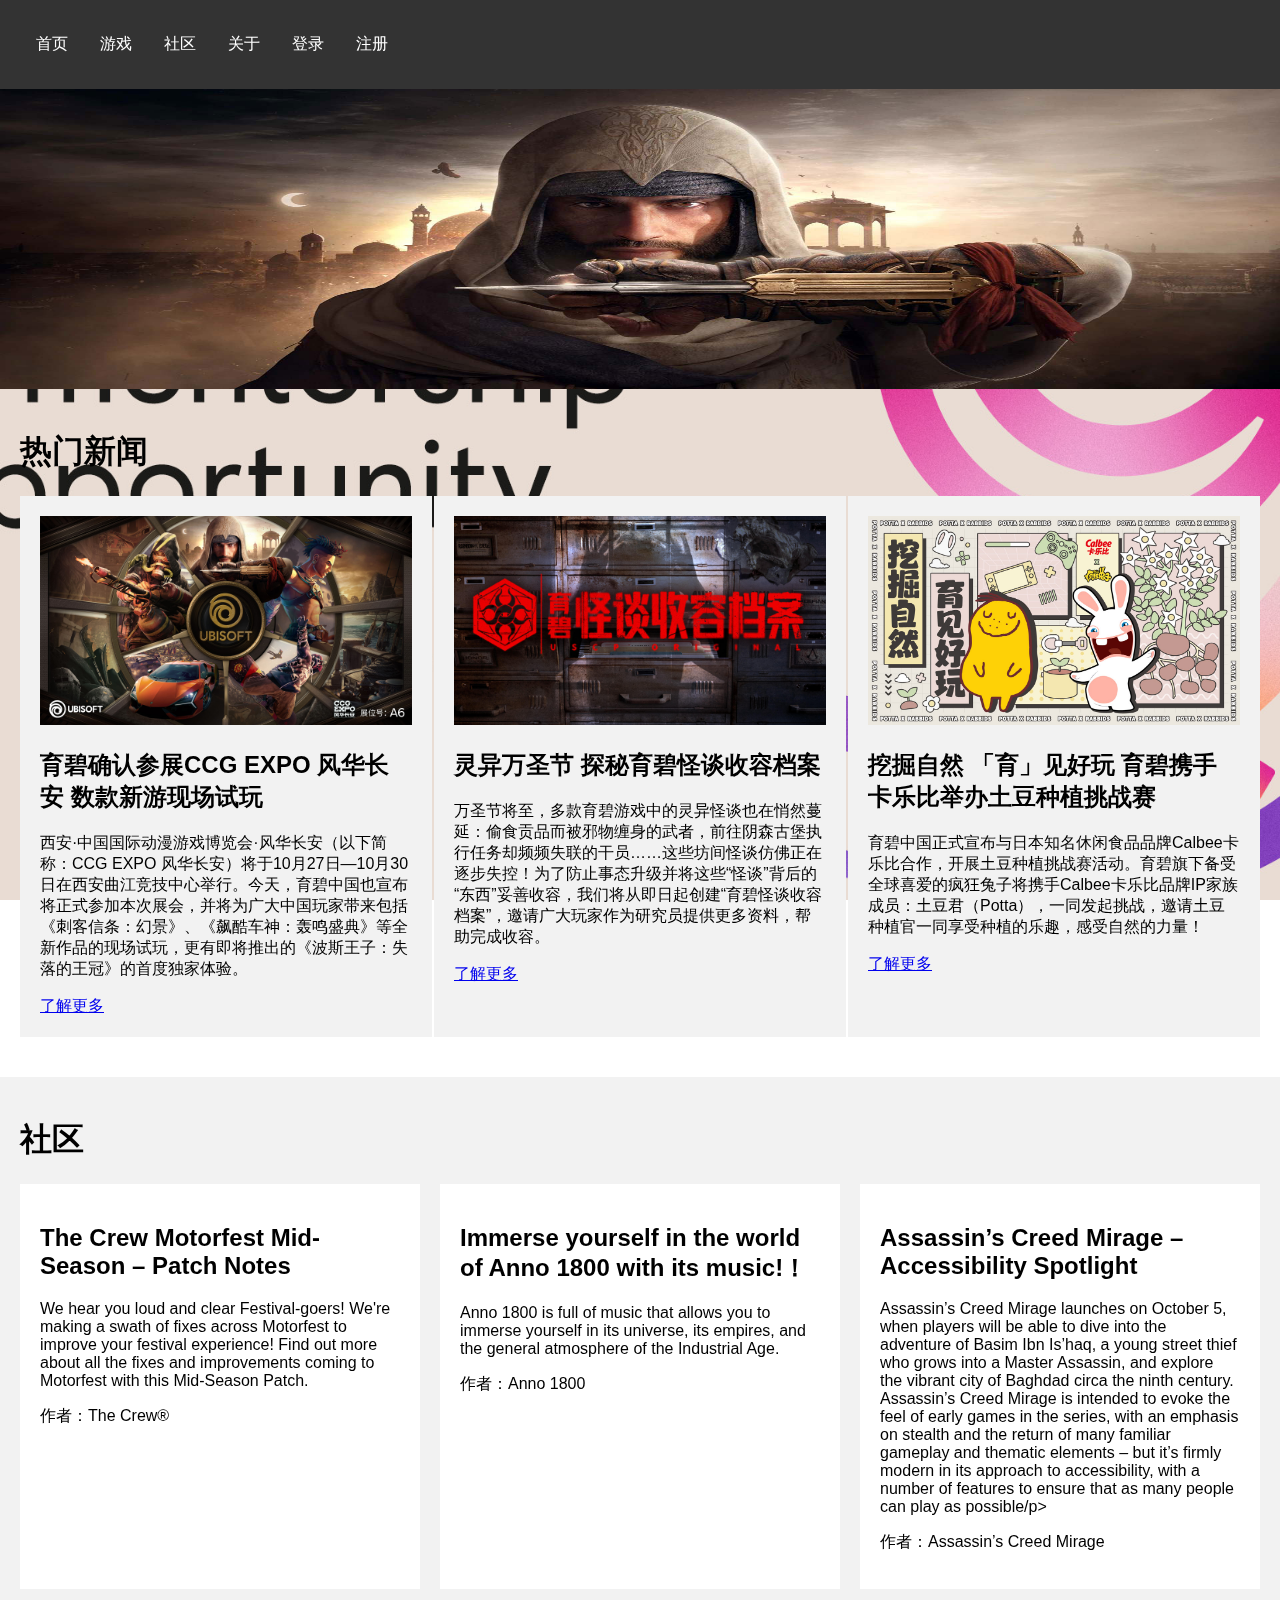
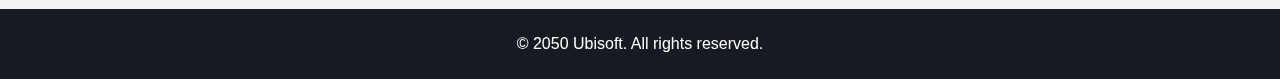
<file: index.html>
<!DOCTYPE html>
<html>
<head>
  <title>育碧索芙特维尔</title>
  <link rel="stylesheet" type="text/css" href="css/styles.css">
</head>
<body>
  <header>
    <nav>
      <ul>
        <li><a href="index.html">首页</a></li>
        <li><a href="games.html">游戏</a></li>
        <li><a href="community.html">社区</a></li>
        <li><a href="about.html">关于</a></li>
        <li><a href="login.html">登录</a></li>
        <li><a href="register.html">注册</a></li>
      </ul>
    </nav>
  </header>
<div class="background-image">
	
</div>
  <div class="slideshow">
  <img class="slide active" src="img/image1.jpg" alt="Image 1">
  <img class="slide" src="img/image2.jpg" alt="Image 2">
  <img class="slide" src="img/image3.jpg" alt="Image 3">
</div>

<script>
var slides = document.querySelectorAll('.slide');
var currentSlide = 0;
var slideInterval = setInterval(nextSlide, 3000);

function nextSlide() {
  slides[currentSlide].classList.remove('active');
  currentSlide = (currentSlide + 1) % slides.length;
  slides[currentSlide].classList.add('active');
}
</script>

  <div class="content">
    <h1>热门新闻</h1>
    <div class="game-list">
      <div class="game">
        <img src="img/game1.jpg" alt="Game 1">
        <h2>育碧确认参展CCG EXPO 风华长安 数款新游现场试玩</h2>
        <p>西安·中国国际动漫游戏博览会·风华长安（以下简称：CCG EXPO 风华长安）将于10月27日—10月30日在西安曲江竞技中心举行。今天，育碧中国也宣布将正式参加本次展会，并将为广大中国玩家带来包括《刺客信条：幻景》、《飙酷车神：轰鸣盛典》等全新作品的现场试玩，更有即将推出的《波斯王子：失落的王冠》的首度独家体验。</p>
        <a href="https://zh-cn.ubisoft.com/news2/show/2745">了解更多</a>
      </div>
      <div class="game">
        <img src="img/game2.jpg" alt="Game 2">
        <h2>灵异万圣节 探秘育碧怪谈收容档案</h2>
        <p>万圣节将至，多款育碧游戏中的灵异怪谈也在悄然蔓延：偷食贡品而被邪物缠身的武者，前往阴森古堡执行任务却频频失联的干员……这些坊间怪谈仿佛正在逐步失控！为了防止事态升级并将这些“怪谈”背后的“东西”妥善收容，我们将从即日起创建“育碧怪谈收容档案”，邀请广大玩家作为研究员提供更多资料，帮助完成收容。

</p>
        <a href="https://zh-cn.ubisoft.com/news2/show/2746">了解更多</a>
      </div>
      <div class="game">
        <img src="img/game3.jpg" alt="Game 3">
        <h2>挖掘自然 「育」见好玩 育碧携手卡乐比举办土豆种植挑战赛</h2>
        <p>育碧中国正式宣布与日本知名休闲食品品牌Calbee卡乐比合作，开展土豆种植挑战赛活动。育碧旗下备受全球喜爱的疯狂兔子将携手Calbee卡乐比品牌IP家族成员：土豆君（Potta），一同发起挑战，邀请土豆种植官一同享受种植的乐趣，感受自然的力量！</p>
        <a href="https://www.ubisoft.com.cn/news_detail.html?id=88">了解更多</a>
      </div>
    </div>
  </div>

	<div class="community">
	    <h1>社区</h1>
	    <div class="community-posts">
	      <div class="post">
	        <h2>The Crew Motorfest Mid-Season – Patch Notes</h2>
	        <p>We hear you loud and clear Festival-goers! We're making a swath of fixes across Motorfest to improve your festival experience!  Find out more about all the fixes and improvements coming to Motorfest with this Mid-Season Patch.</p>
	        <p>作者：The Crew®</p>
	      </div>
	      <div class="post">
	        <h2>Immerse yourself in the world of Anno 1800 with its music!！</h2>
	        <p>Anno 1800 is full of music that allows you to immerse yourself in its universe, its empires, and the general atmosphere of the Industrial Age.</p>
	        <p>作者：Anno 1800</p>
	      </div>
	      <div class="post">
	        <h2>Assassin’s Creed Mirage – Accessibility Spotlight</h2>
	        <p>Assassin’s Creed Mirage launches on October 5, when players will be able to dive into the adventure of Basim Ibn Is’haq, a young street thief who grows into a Master Assassin, and explore the vibrant city of Baghdad circa the ninth century. Assassin’s Creed Mirage is intended to evoke the feel of early games in the series, with an emphasis on stealth and the return of many familiar gameplay and thematic elements – but it’s firmly modern in its approach to accessibility, with a number of features to ensure that as many people can play as possible/p>
	        <p>作者：Assassin’s Creed Mirage</p>
	      </div>
	    </div>
	  </div>
  <footer>
    <p>© 2050 Ubisoft. All rights reserved.</p>
  </footer>
</body>
</html>
</file>
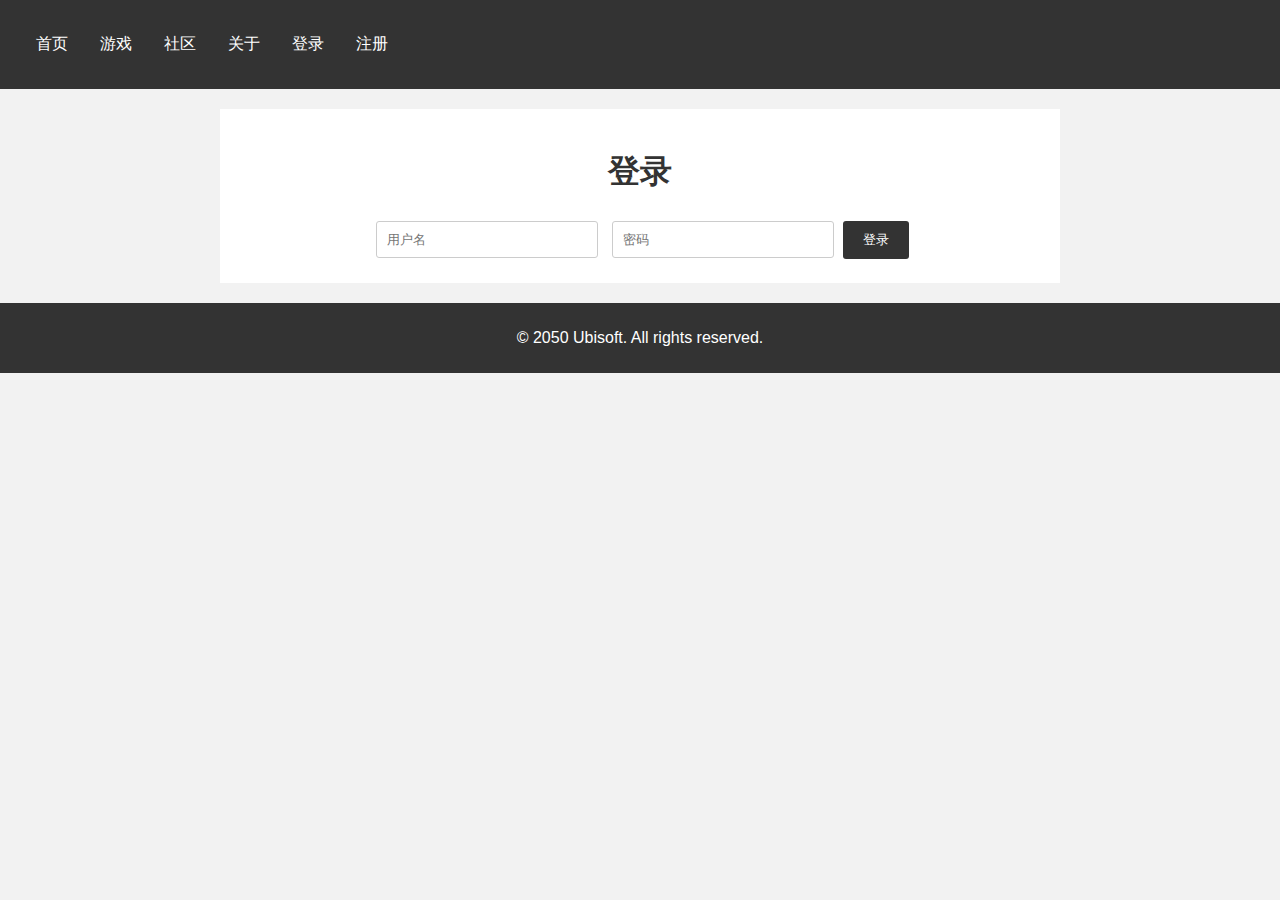
<file: login.html>
<!DOCTYPE html>
<html>
<head>
  <title>育碧索芙特维尔</title>
  <link rel="stylesheet" type="text/css" href="css/login.css">
</head>
<body>
  <header>
    <nav>
      <ul>
        <li><a href="index.html">首页</a></li>
        <li><a href="games.html">游戏</a></li>
        <li><a href="community.html">社区</a></li>
        <li><a href="about.html">关于</a></li>
        <li><a href="login.html">登录</a></li>
        <li><a href="register.html">注册</a></li>
      </ul>
    </nav>
  </header>

  <div class="content">
    <h1>登录</h1>
    <form id="loginForm">
      <input type="text" id="username" placeholder="用户名">
      <input type="password" id="password" placeholder="密码">
      <button type="submit">登录</button>
    </form>
  </div>

  <footer>
    <p>© 2050 Ubisoft. All rights reserved.</p>
  </footer>

  <script>
    document.getElementById("loginForm").addEventListener("submit", function(event) {
      event.preventDefault(); // 阻止表单提交的默认行为

      var username = document.getElementById("username").value;
      var password = document.getElementById("password").value;

      if (username === "123" && password === "123") {
        var countdown = 5;
        var countdownDisplay = document.createElement("p");
        countdownDisplay.textContent = "登录成功！将在 " + countdown + " 秒后跳转到首页。";
        document.body.appendChild(countdownDisplay);

        var countdownInterval = setInterval(function() {
          countdown--;
          countdownDisplay.textContent = "登录成功！将在 " + countdown + " 秒后跳转到首页。";
          
          if (countdown === 0) {
            clearInterval(countdownInterval);
            window.location.href = "index.html";
          }
        }, 1000);
      } else {
        alert("用户名或密码错误，请重试！");
      }
    });
  </script>
</body>
</html>
</file>
<file: css/styles.css>
body {
  font-family: Arial, sans-serif;
  margin: 0;
  padding: 0;
  /* background-color: #bbc0c0; */
}

header {
  background-color: #333;
  padding: 20px;
  color: #fff;
}
nav ul {
  list-style-type: none;
  margin: 0;
  padding: 0;
  overflow: hidden;
}
nav ul li {
  float: left;
}
nav ul li a {
  display: block;
  color: #fff;
  text-align: center;
  padding: 14px 16px;
  text-decoration: none;
}

.slideshow {
  width: 20%;
  height: 20%;
  overflow: hidden;
}

.slideshow img {
  width: 100%;
  height: 300px;
}

.content {
  padding: 20px;
}

.game-list {
  display: flex;
  justify-content: space-between;
}

.game {
  width: 30%;
  background-color: #f2f2f2;
  padding: 20px;
  margin-bottom: 20px;
}

.game img {
  width: 100%;
}

.community {
  background-color: #f2f2f2;
  padding: 20px;
}

.community-posts {
  display: grid;
  grid-template-columns: repeat(3, 1fr);
  grid-gap: 20px;
}

.post {
  background-color: #fff;
  padding: 20px;
}

footer {
  background-color: #171a21;
  color: #fff;
  padding: 10px;
  text-align: center;
}

.slideshow {
  position: relative;
  width: 100%;
  height: 300px;
  overflow: hidden;
}

.slide {
  position: absolute;
  width: 100%;
  height: 100%;
  opacity: 0;
  transition: opacity 1s ease-in-out;
}

.slide.active {
  opacity: 1;
}

.background-image {
  background-image: url("../img/backgrand.jpg");
  background-size: cover;
  background-position: center;
  background-repeat: no-repeat;
  position: fixed;
  top: 0;
  left: 0;
  width: 100%;
  height: 100%;
  z-index: -1;
}
</file>
<file: css/login.css>
body {
  font-family: Arial, sans-serif;
  background-color: #f2f2f2;
  margin: 0;
  padding: 0;
}

header {
  background-color: #333;
  padding: 20px;
  color: #fff;
}
nav ul {
  list-style-type: none;
  margin: 0;
  padding: 0;
  overflow: hidden;
}
nav ul li {
  float: left;
}
nav ul li a {
  display: block;
  color: #fff;
  text-align: center;
  padding: 14px 16px;
  text-decoration: none;
}

.content {
  max-width: 800px;
  margin: 20px auto;
  background-color: #fff;
  padding: 20px;
}

h1 {
  color: #333;
  text-align: center;
}

form {
  text-align: center;
  margin-top: 20px;
}

input[type="text"],
input[type="password"] {
  width: 200px;
  padding: 10px;
  margin: 5px;
  border-radius: 3px;
  border: 1px solid #ccc;
}

button[type="submit"] {
  background-color: #333;
  color: #fff;
  padding: 10px 20px;
  border: none;
  border-radius: 3px;
  cursor: pointer;
}

footer {
  background-color: #333;
  padding: 10px;
  color: #fff;
  text-align: center;
}
</file>
